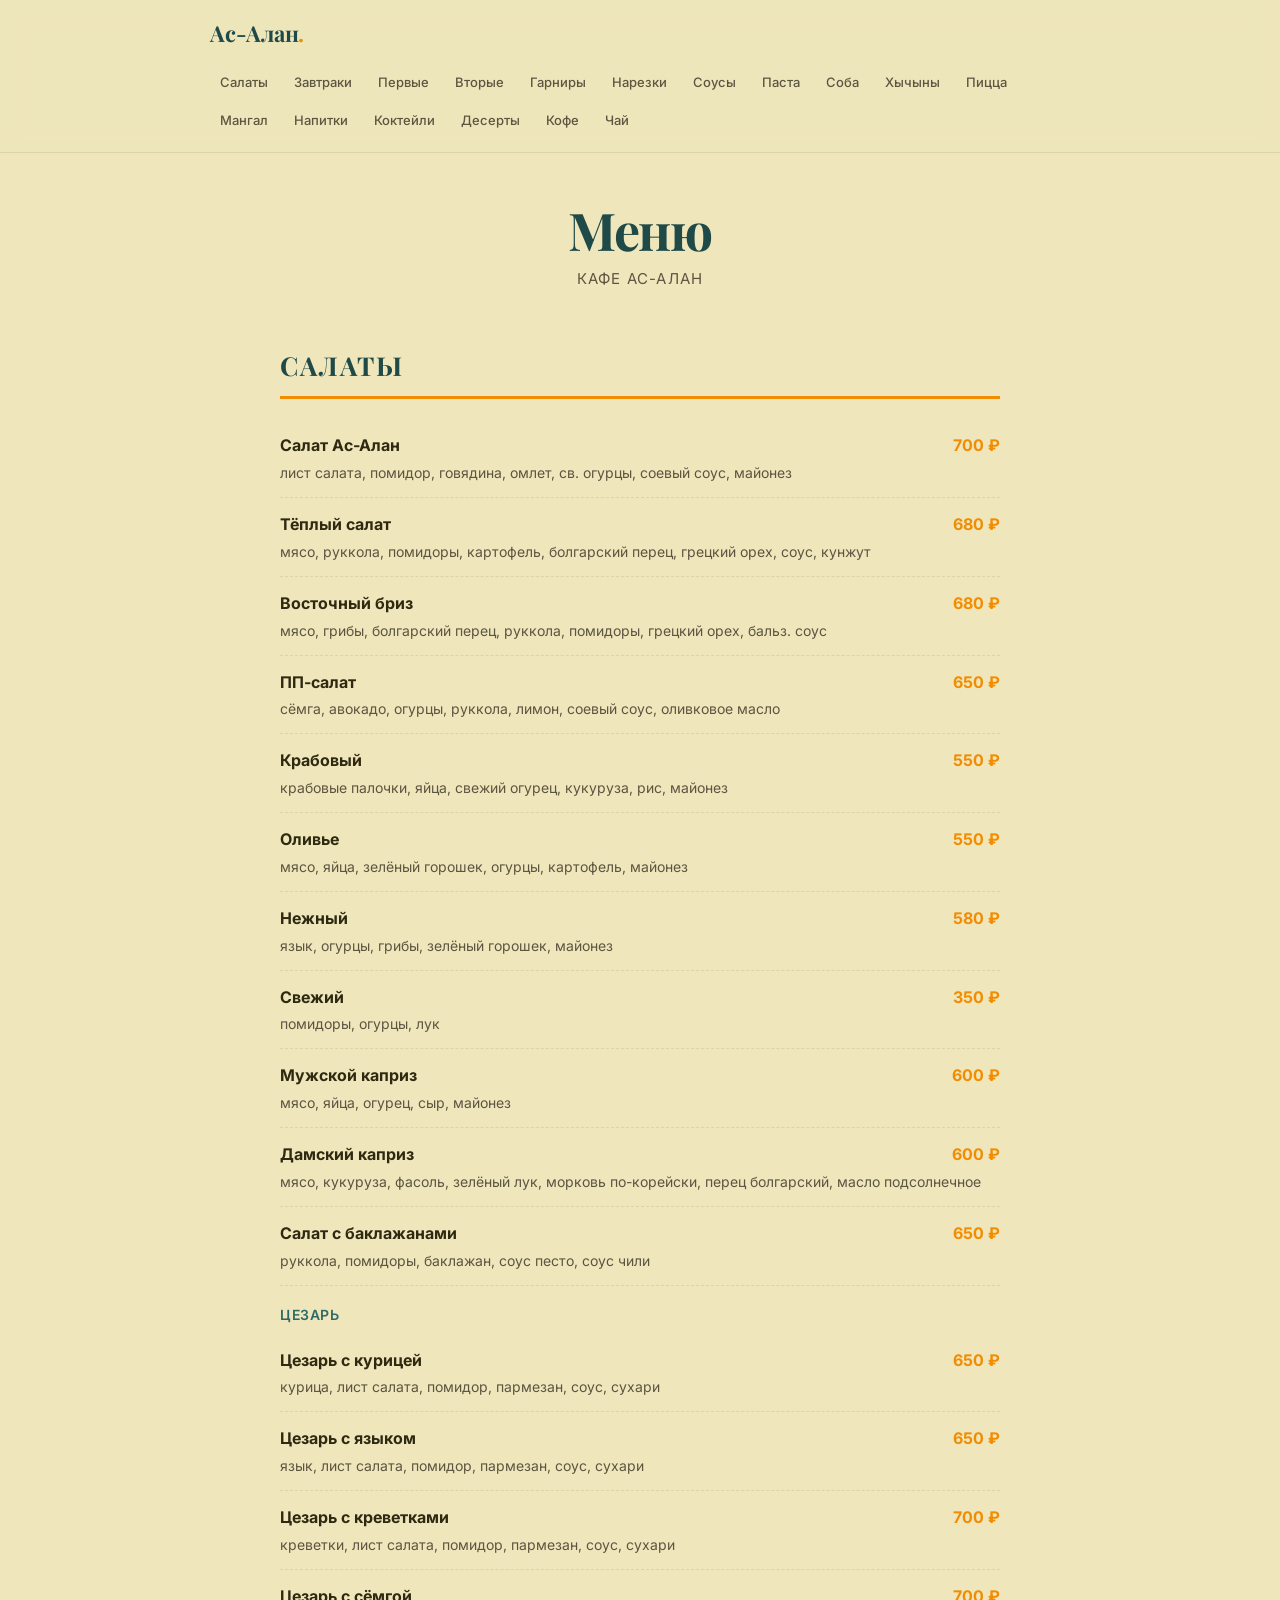
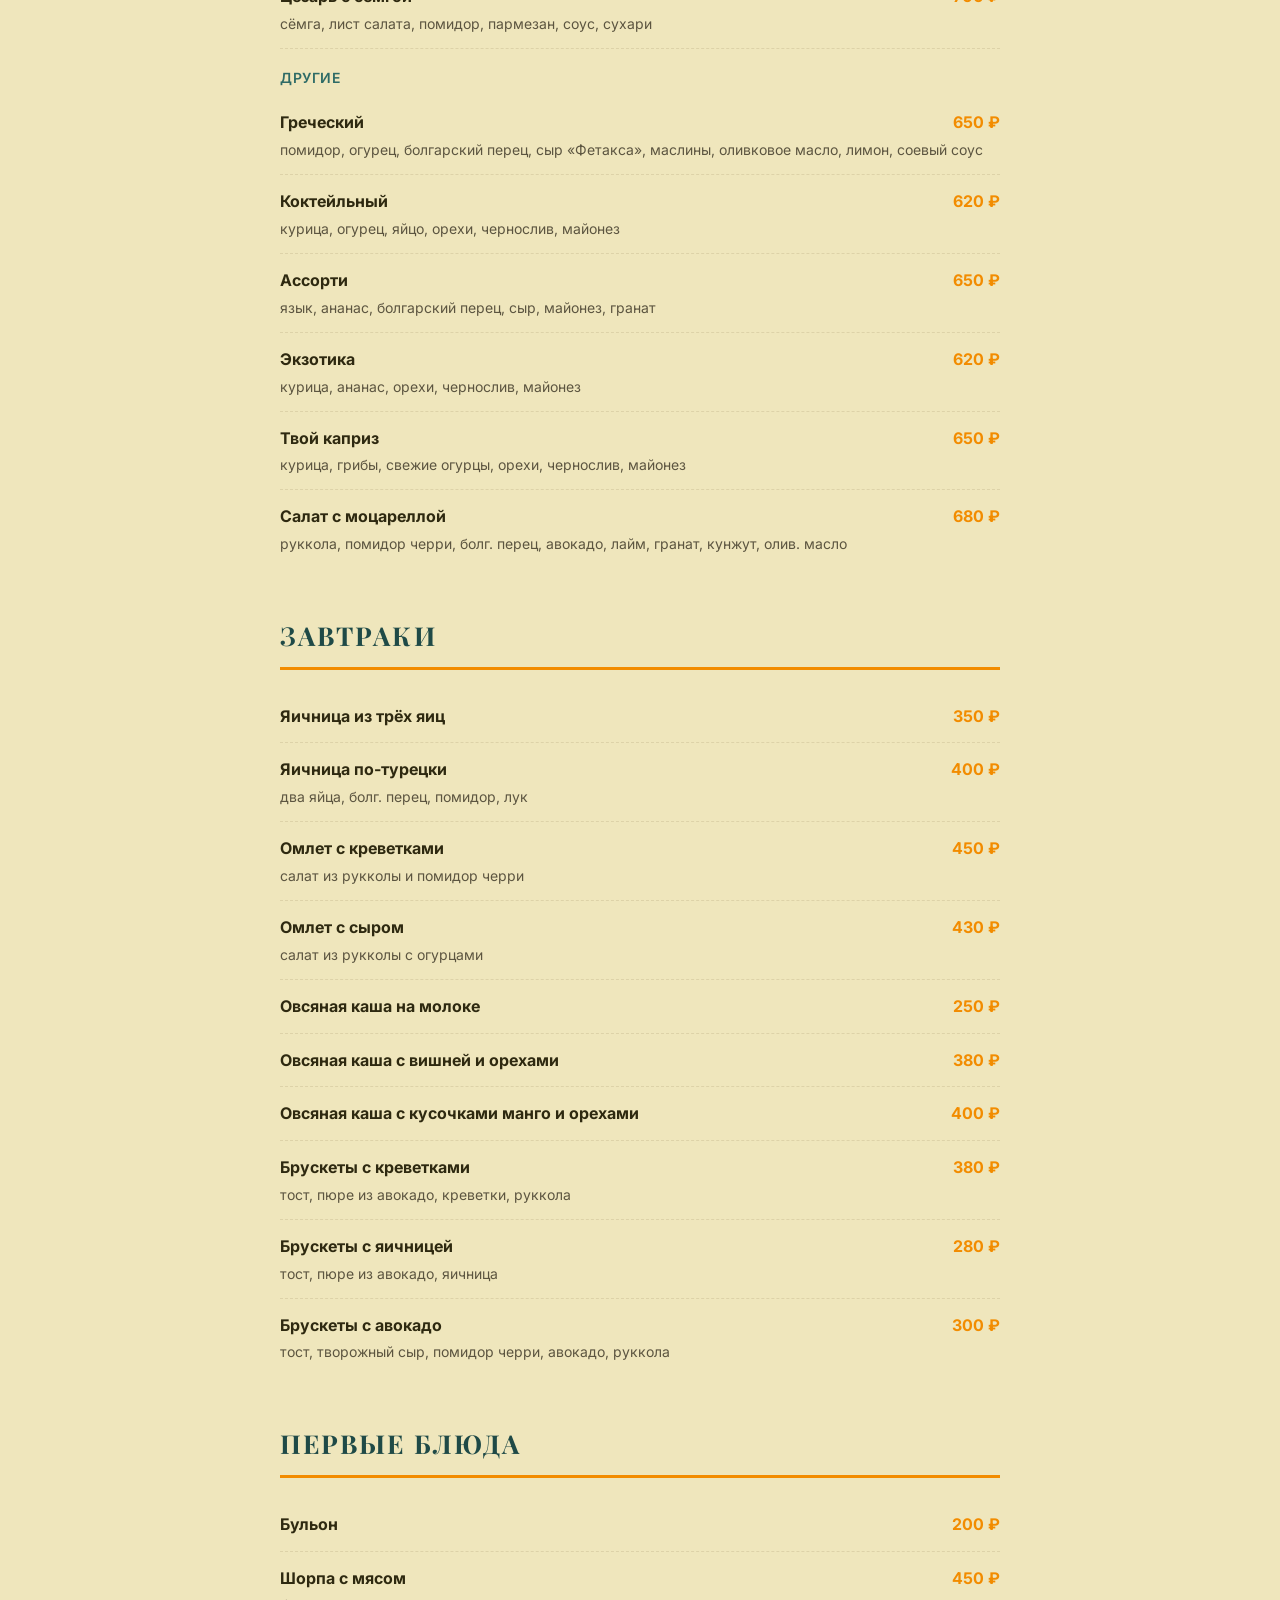
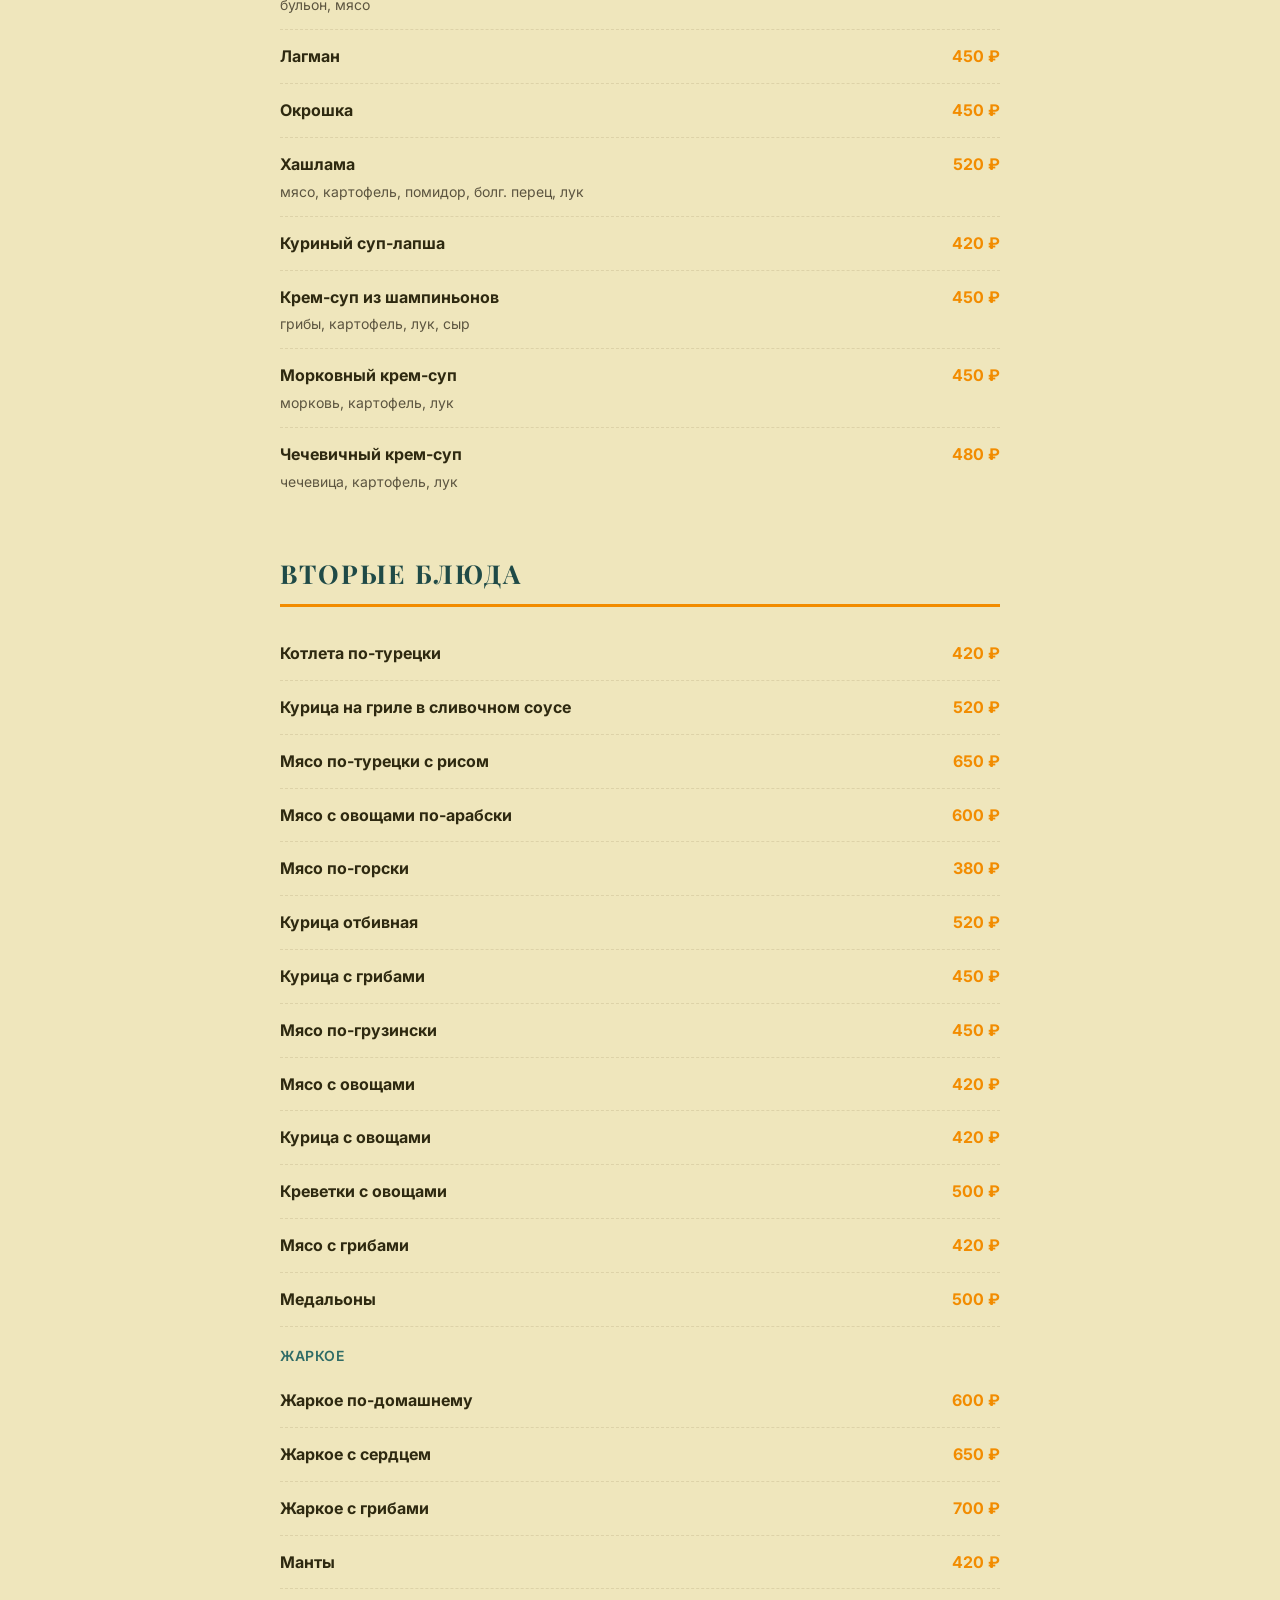
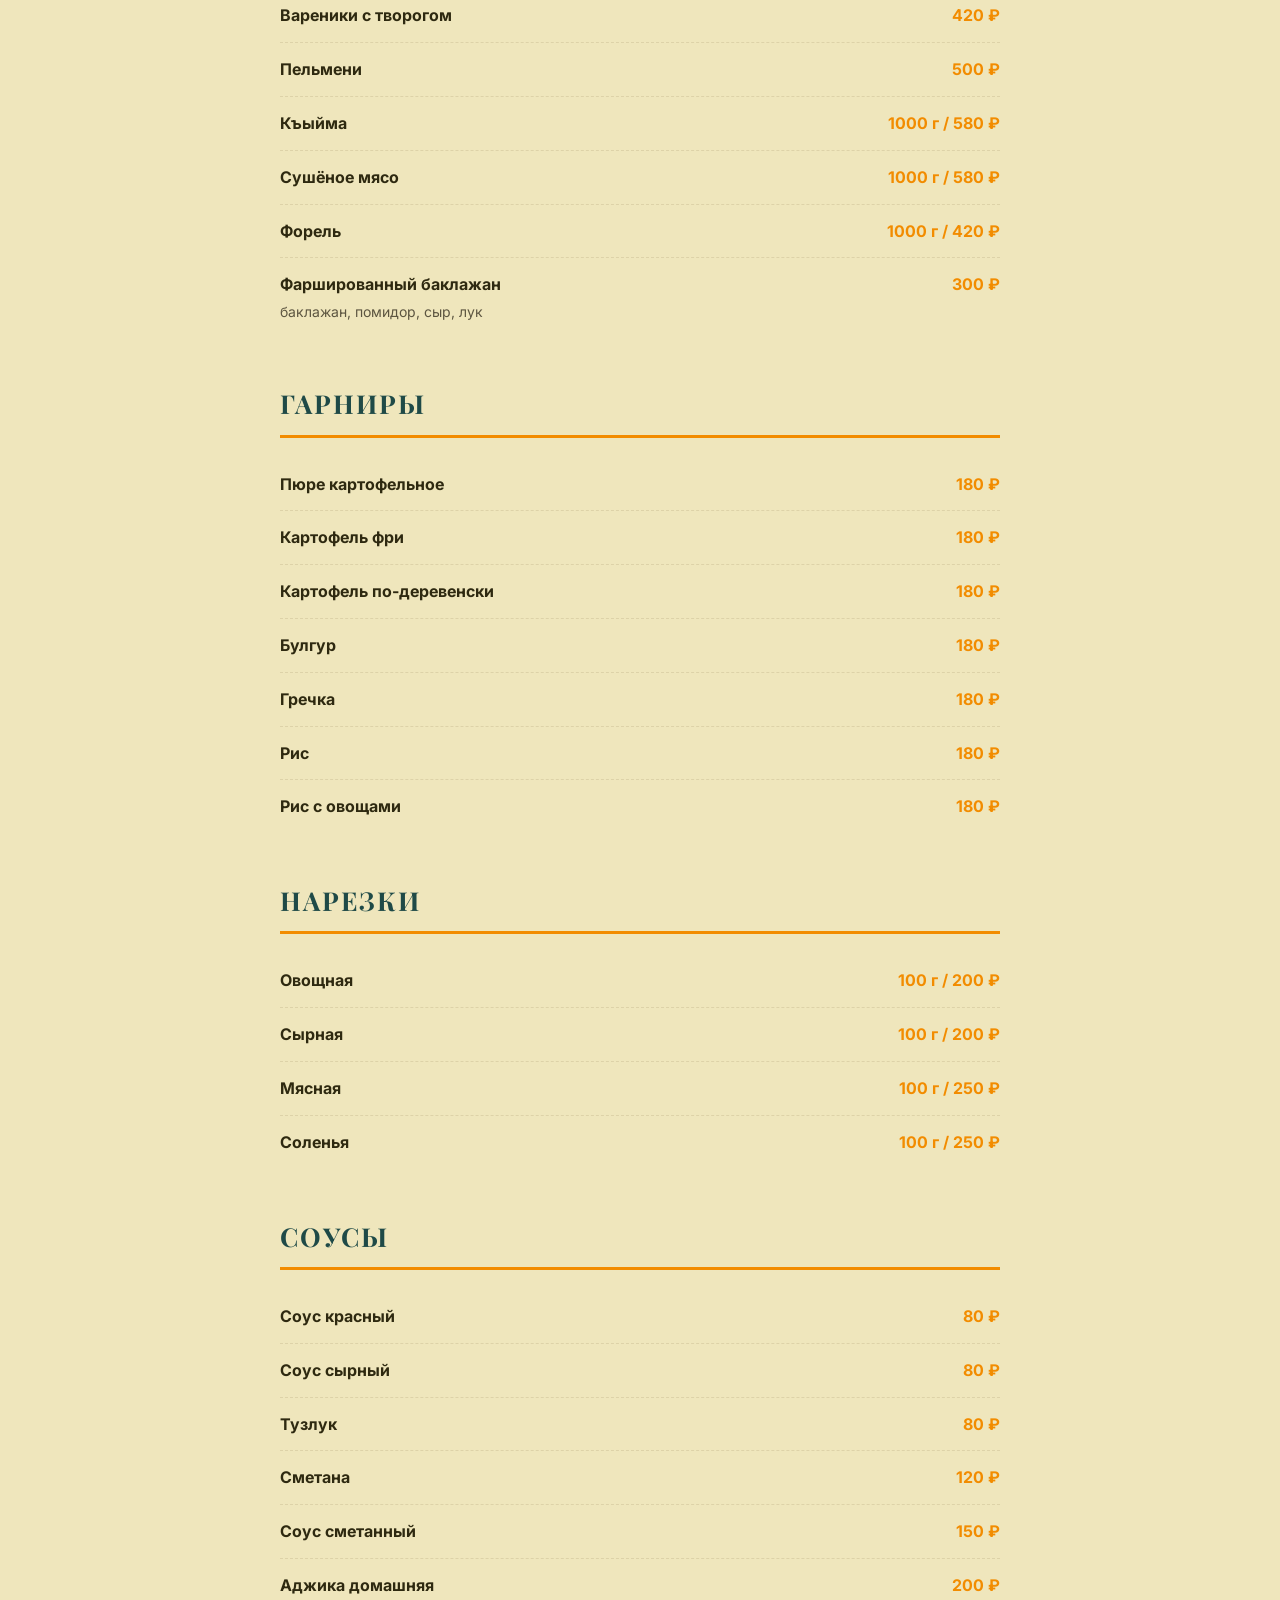
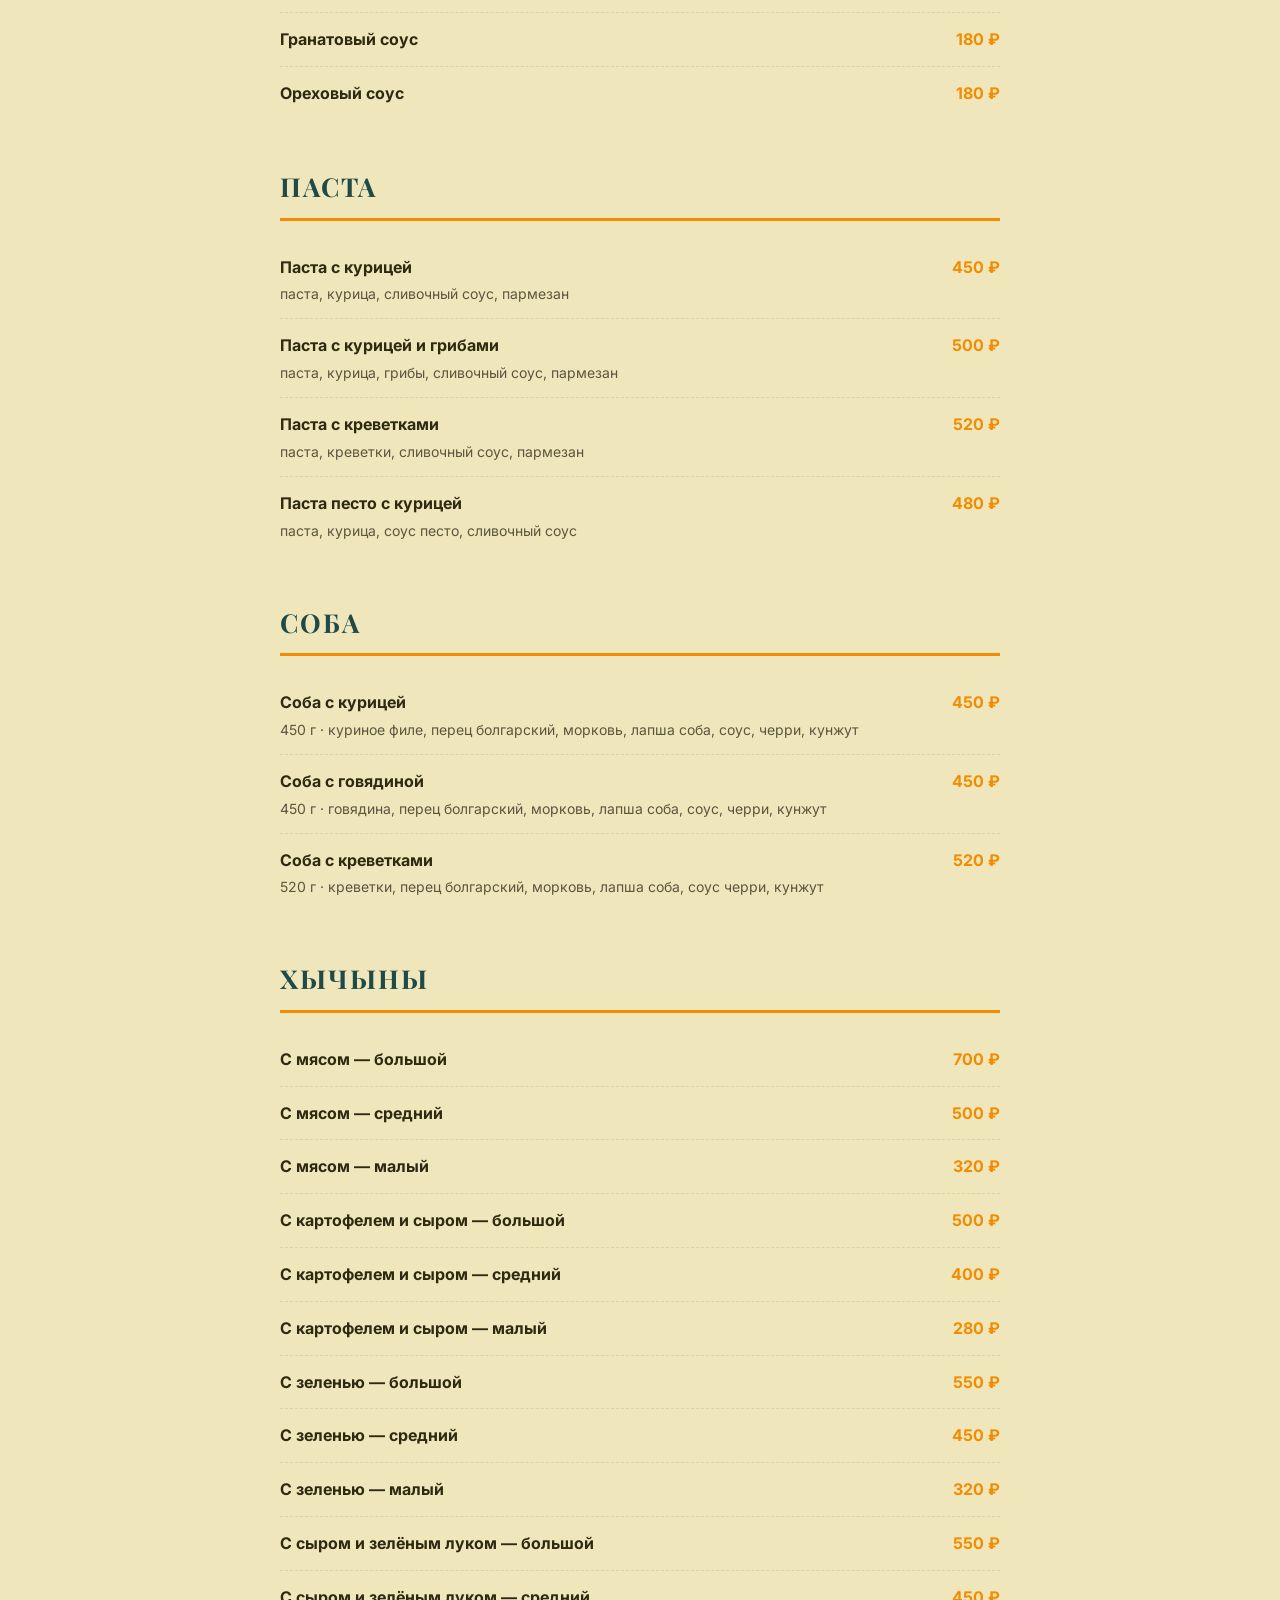
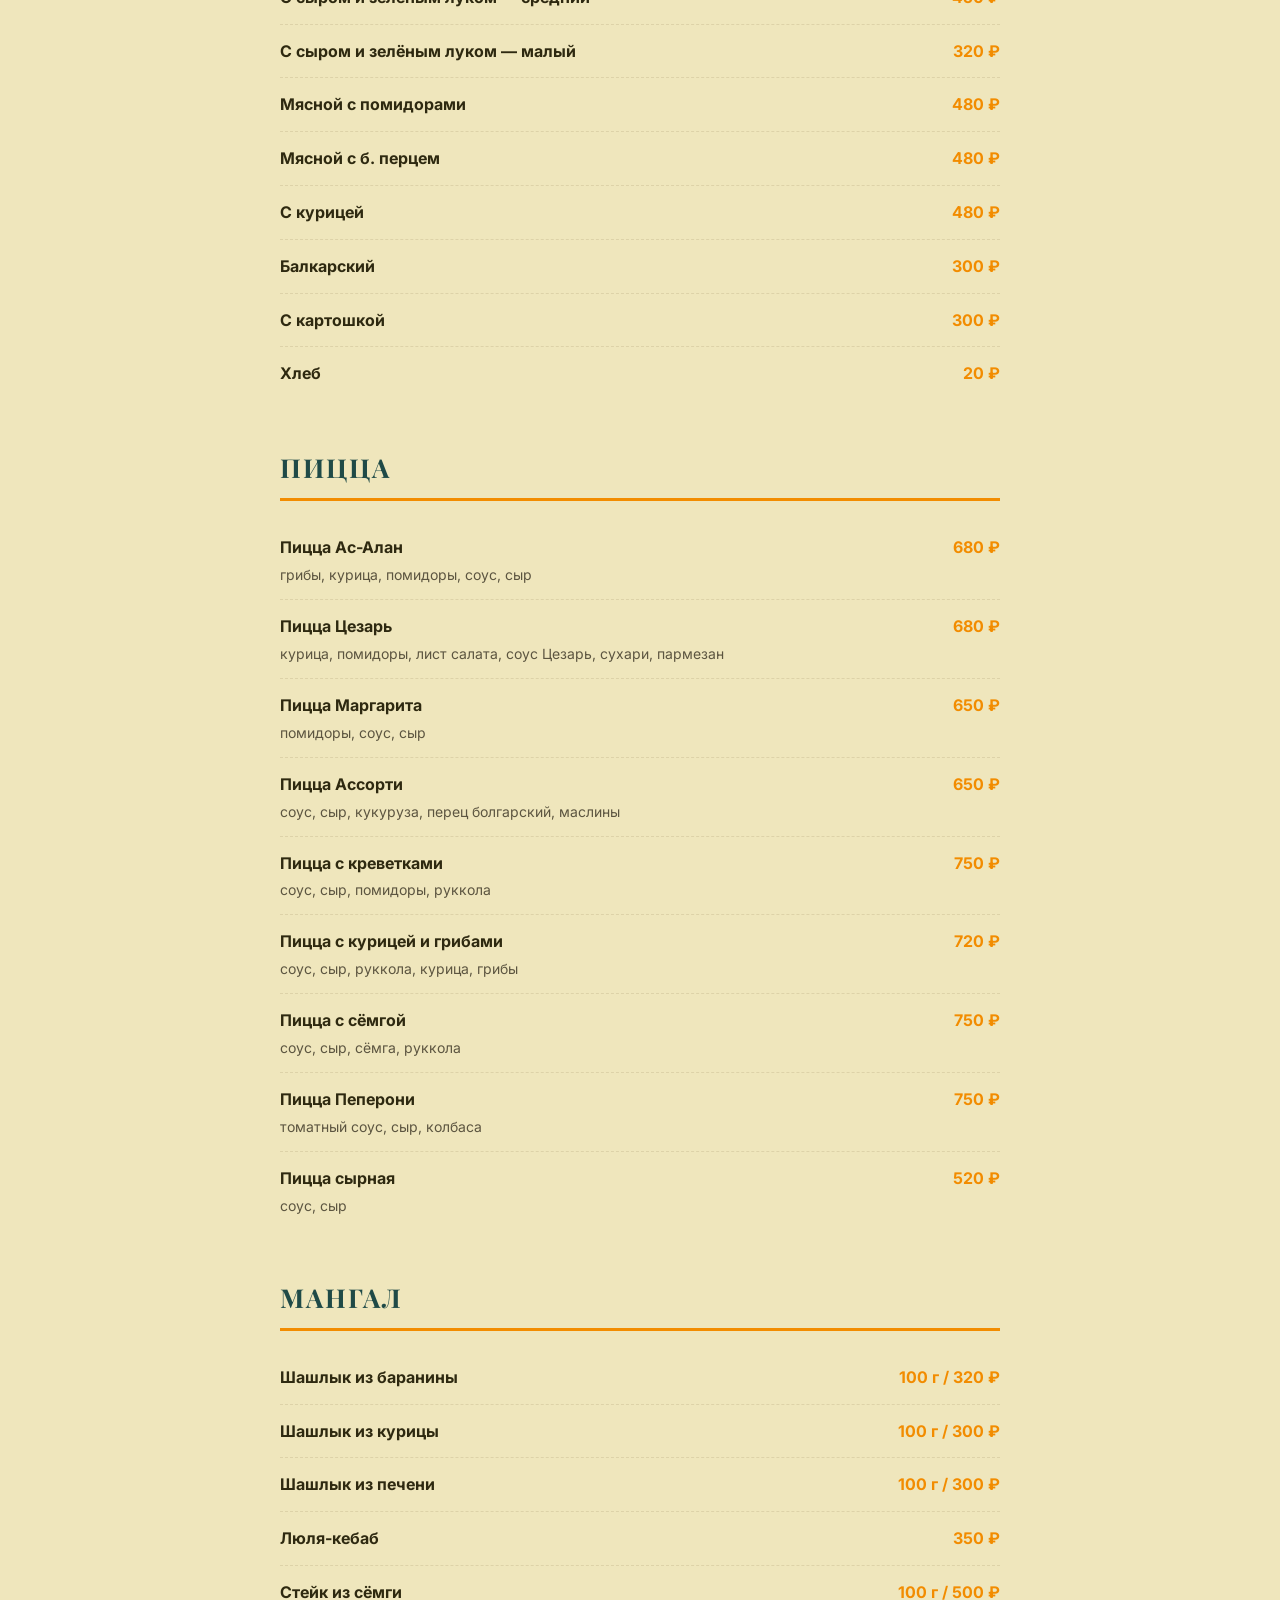
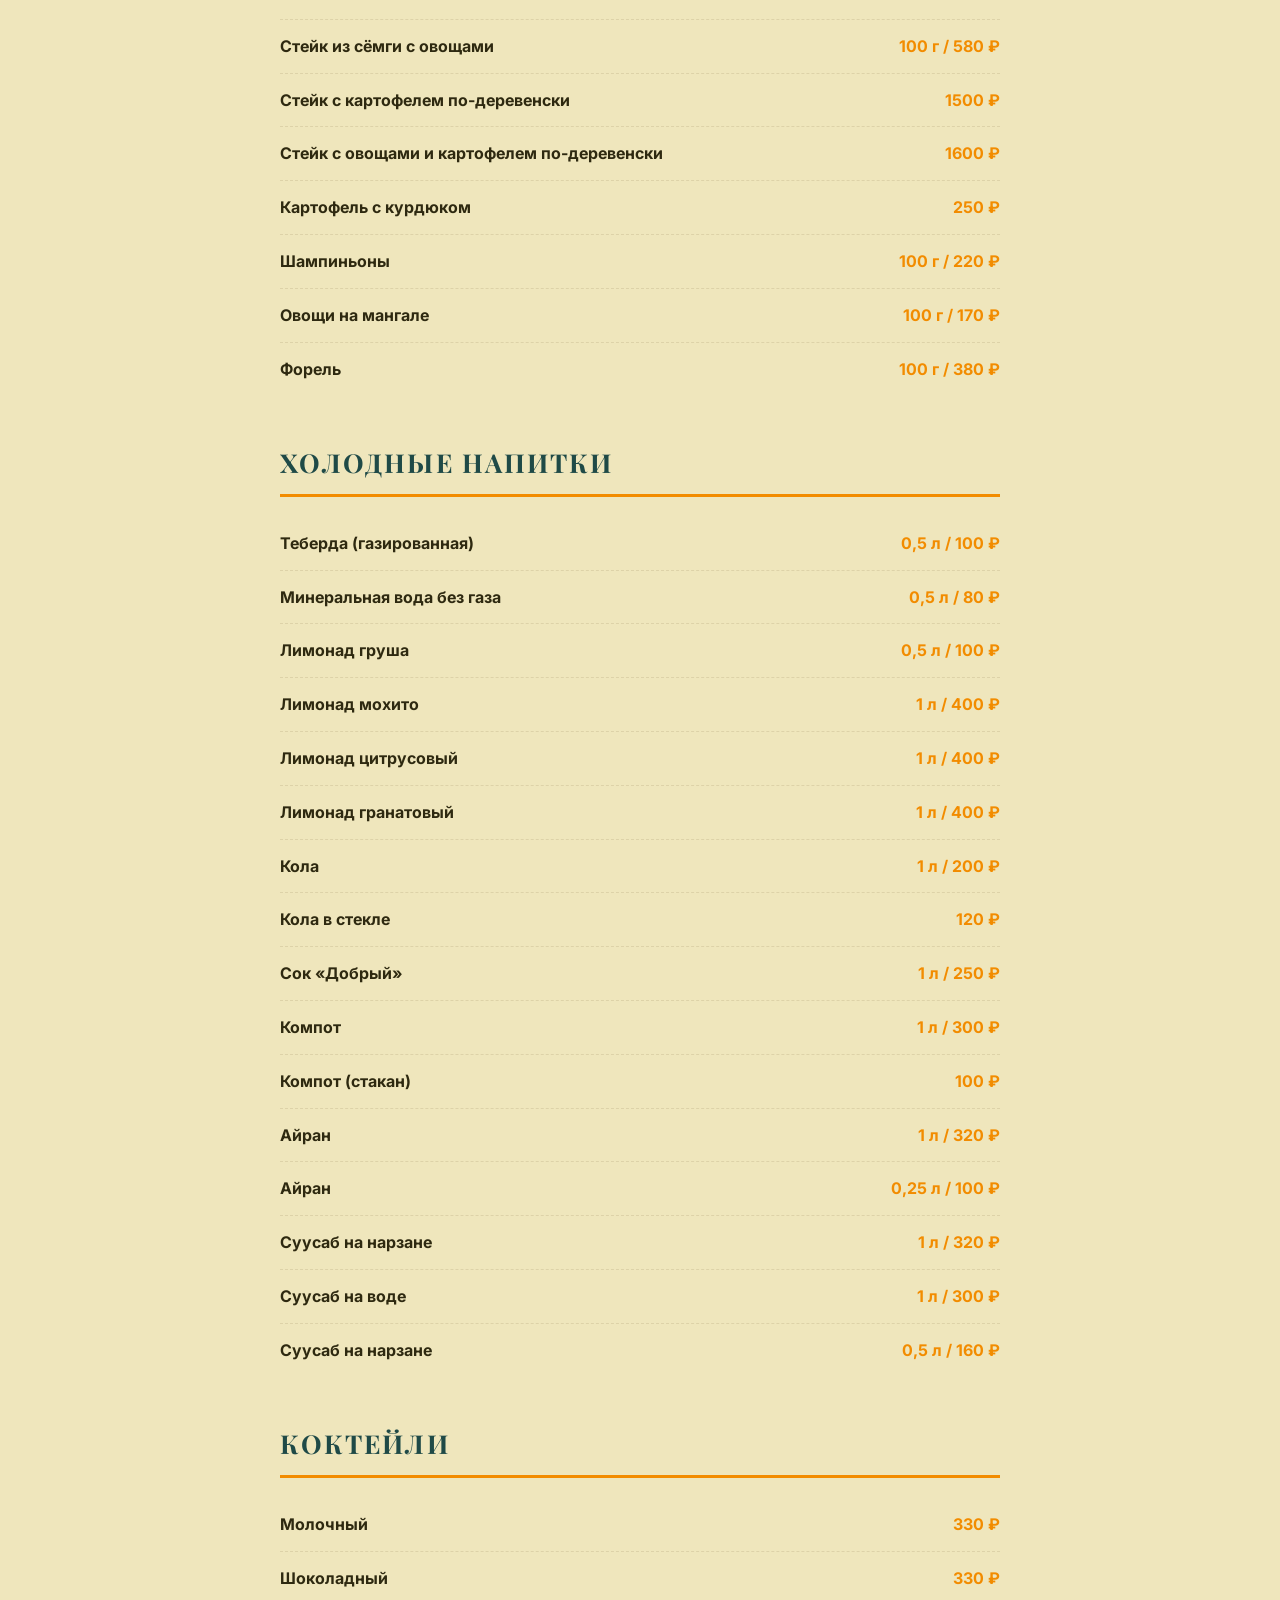
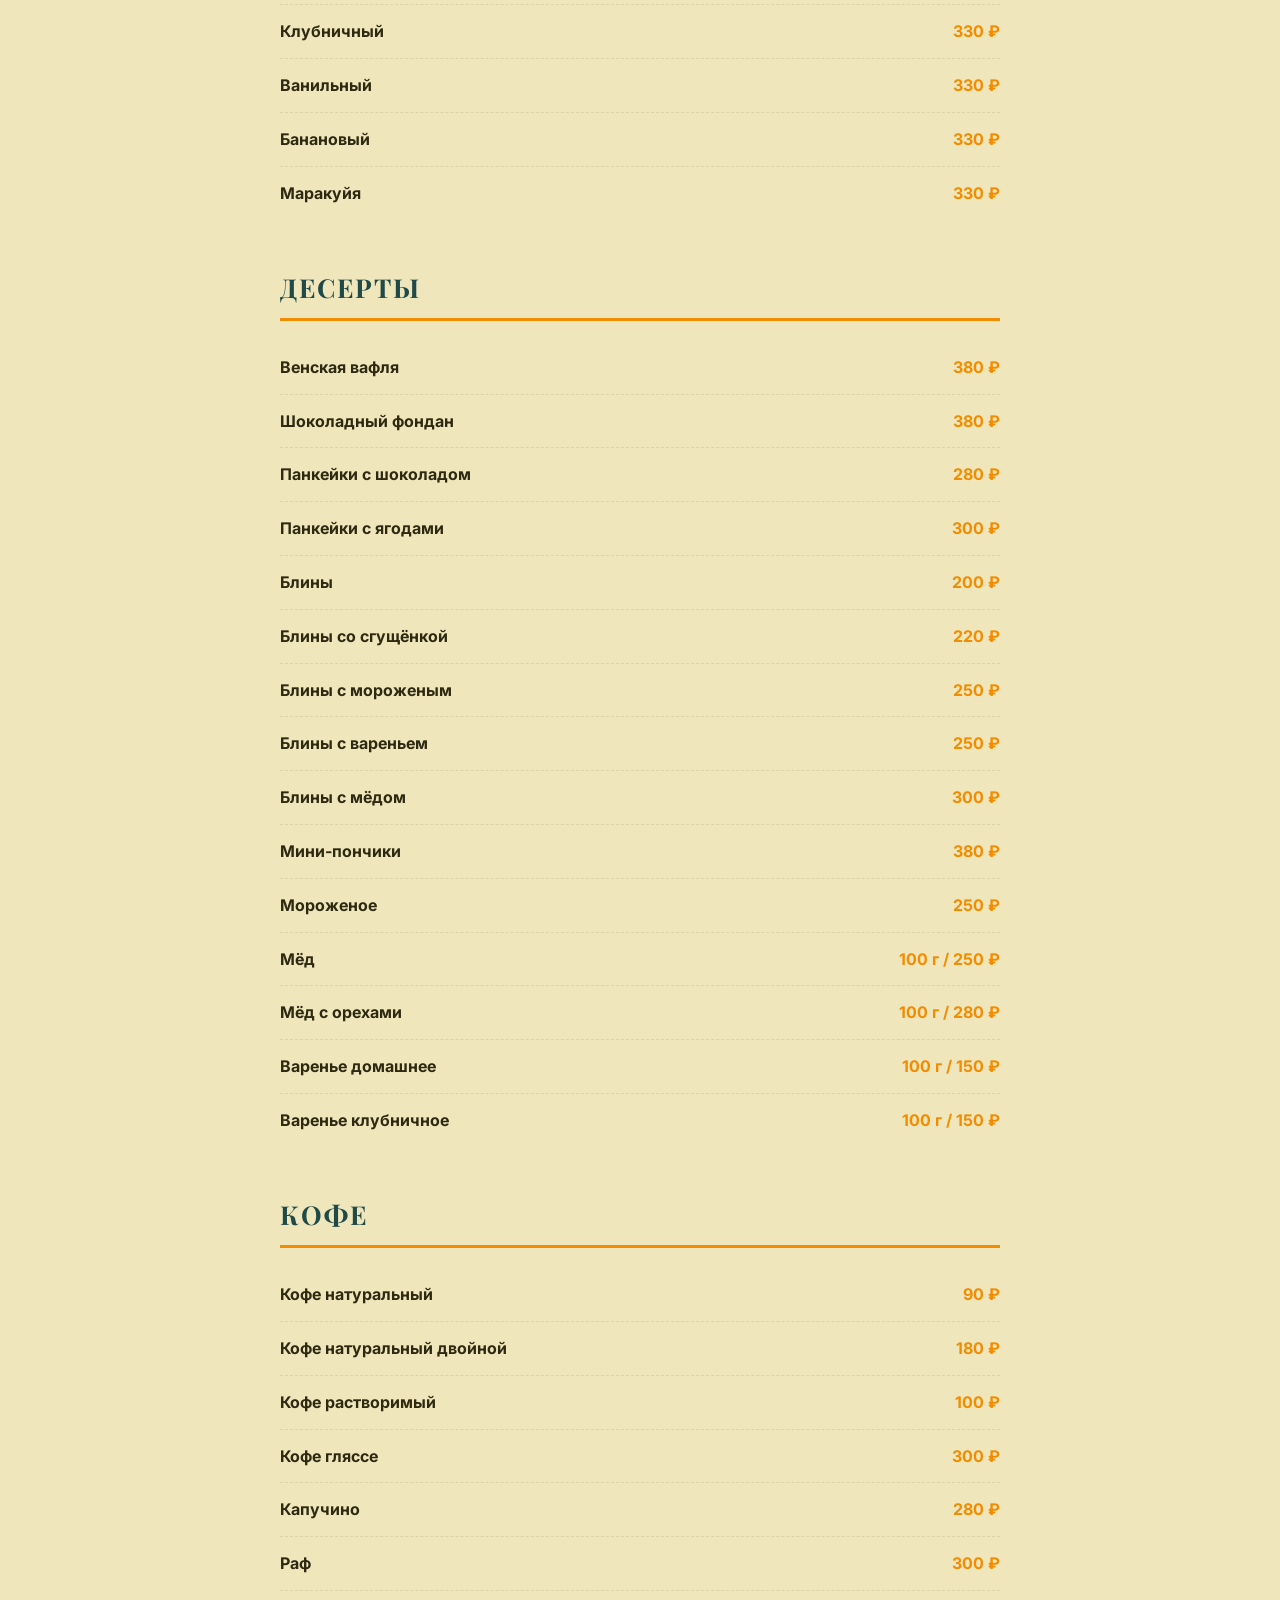
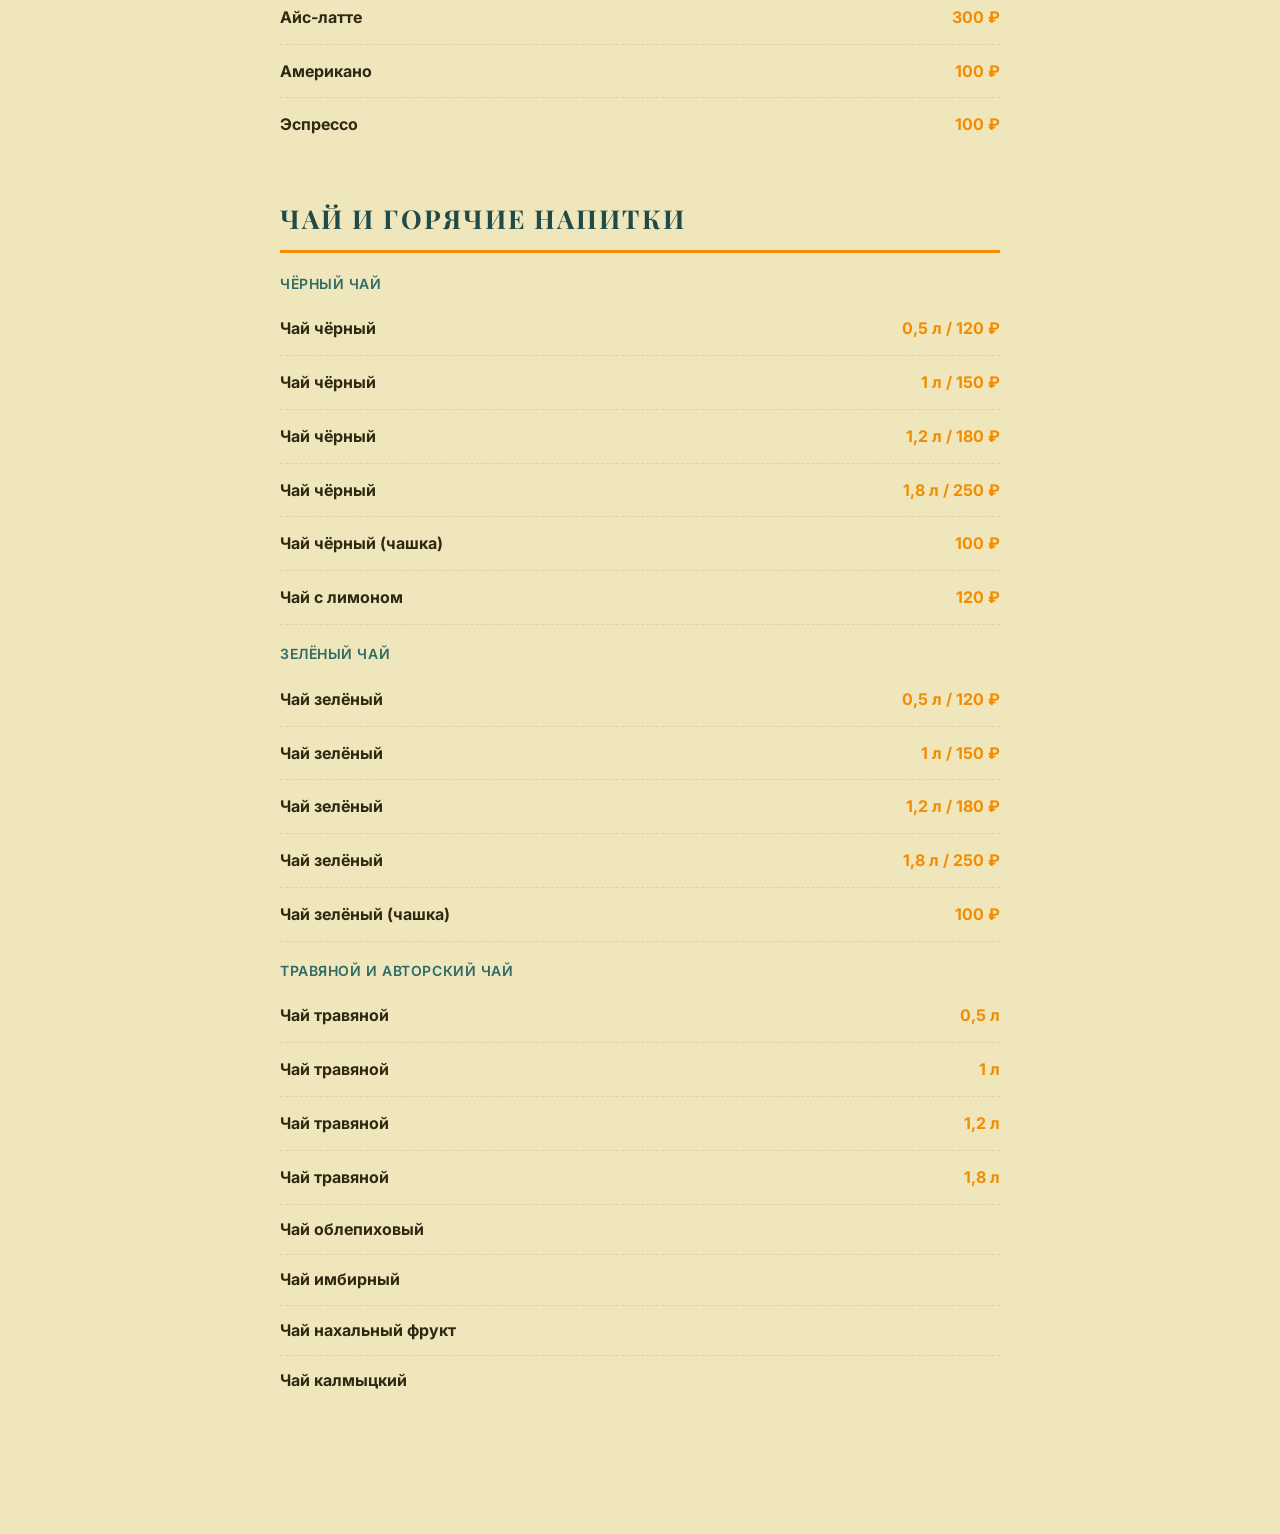
<file: menu.html>
<!DOCTYPE html>
<html lang="ru">
<head>
<meta charset="UTF-8">
<meta name="viewport" content="width=device-width, initial-scale=1.0">
<title>Меню — Кафе Ас-Алан</title>
<link rel="preconnect" href="https://fonts.googleapis.com">
<link rel="preconnect" href="https://fonts.gstatic.com" crossorigin>
<link href="https://fonts.googleapis.com/css2?family=Playfair+Display:wght@600;700&family=Inter:wght@400;500;600;700&display=swap" rel="stylesheet">
<style>
  :root {
    --cream: #EFE6BC;
    --cream-soft: #F7F1D8;
    --dark: #2E2910;
    --emerald: #1F4A47;
    --emerald-soft: #2E6B66;
    --orange: #F28C00;
    --orange-dark: #D97A00;
    --muted: #5C5540;
    --border: #DDD2A8;
    --white: #FFFFFF;
  }

  * { box-sizing: border-box; margin: 0; padding: 0; }

  html { scroll-behavior: smooth; }

  body {
    font-family: 'Inter', -apple-system, BlinkMacSystemFont, sans-serif;
    background: var(--cream);
    color: var(--dark);
    line-height: 1.55;
    -webkit-font-smoothing: antialiased;
  }

  /* ============ ШАПКА ============ */
  .header {
    position: sticky;
    top: 0;
    z-index: 100;
    background: rgba(239, 230, 188, 0.94);
    backdrop-filter: blur(10px);
    border-bottom: 1px solid var(--border);
  }

  .header__inner {
    max-width: 900px;
    margin: 0 auto;
    padding: 16px 20px;
    display: flex;
    align-items: center;
    justify-content: space-between;
    gap: 16px;
    flex-wrap: wrap;
  }

  .logo {
    font-family: 'Playfair Display', Georgia, serif;
    font-size: 22px;
    font-weight: 700;
    color: var(--emerald);
    text-decoration: none;
    letter-spacing: -0.01em;
  }

  .logo span { color: var(--orange); }

  .nav {
    display: flex;
    flex-wrap: wrap;
    gap: 6px;
  }

  .nav a {
    font-size: 13px;
    font-weight: 500;
    color: var(--muted);
    text-decoration: none;
    padding: 6px 10px;
    border-radius: 999px;
    transition: all 0.2s ease;
    white-space: nowrap;
  }

  .nav a:hover {
    background: var(--emerald);
    color: var(--cream);
  }

  /* ============ ОСНОВНОЙ БЛОК ============ */
  .menu {
    max-width: 760px;
    margin: 0 auto;
    padding: 48px 20px 80px;
  }

  .menu__title {
    font-family: 'Playfair Display', Georgia, serif;
    font-size: clamp(32px, 6vw, 52px);
    font-weight: 700;
    color: var(--emerald);
    text-align: center;
    line-height: 1.1;
    letter-spacing: -0.02em;
    margin-bottom: 8px;
  }

  .menu__subtitle {
    text-align: center;
    color: var(--muted);
    font-size: 15px;
    letter-spacing: 0.08em;
    text-transform: uppercase;
    margin-bottom: 56px;
  }

  /* ============ КАТЕГОРИЯ ============ */
  .category {
    margin-bottom: 48px;
    scroll-margin-top: 90px;
  }

  .category__title {
    font-family: 'Playfair Display', Georgia, serif;
    font-size: clamp(20px, 3.5vw, 26px);
    font-weight: 700;
    color: var(--emerald);
    text-transform: uppercase;
    letter-spacing: 0.08em;
    padding-bottom: 10px;
    border-bottom: 3px solid var(--orange);
    margin-bottom: 20px;
  }

  /* ============ БЛЮДО ============ */
  .dish {
    padding: 14px 0;
    border-bottom: 1px dashed var(--border);
  }

  .dish:last-child { border-bottom: none; }

  .dish__head {
    display: flex;
    justify-content: space-between;
    align-items: baseline;
    gap: 16px;
  }

  .dish__name {
    font-weight: 700;
    font-size: 16px;
    color: var(--dark);
    line-height: 1.35;
  }

  .dish__price {
    font-weight: 700;
    font-size: 16px;
    color: var(--orange);
    white-space: nowrap;
    flex-shrink: 0;
  }

  .dish__desc {
    font-size: 14px;
    color: var(--muted);
    margin-top: 4px;
    line-height: 1.5;
  }

  /* Подкатегория */
  .subcat {
    font-size: 14px;
    font-weight: 600;
    color: var(--emerald-soft);
    margin: 18px 0 8px;
    letter-spacing: 0.04em;
    text-transform: uppercase;
  }

  /* ============ АДАПТИВ ============ */
  @media (max-width: 600px) {
    .menu { padding: 32px 16px 60px; }
    .menu__subtitle { margin-bottom: 32px; font-size: 13px; }
    .category { margin-bottom: 32px; }
    .dish { padding: 12px 0; }
    .dish__name,
    .dish__price { font-size: 15px; }
    .dish__desc { font-size: 13px; }
  }
</style>
</head>
<body>

<header class="header">
  <div class="header__inner">
    <a href="#" class="logo">Ас-Алан<span>.</span></a>
    <nav class="nav">
      <a href="#salads">Салаты</a>
      <a href="#breakfast">Завтраки</a>
      <a href="#first">Первые</a>
      <a href="#second">Вторые</a>
      <a href="#garnish">Гарниры</a>
      <a href="#cuts">Нарезки</a>
      <a href="#sauces">Соусы</a>
      <a href="#pasta">Паста</a>
      <a href="#soba">Соба</a>
      <a href="#hychiny">Хычыны</a>
      <a href="#pizza">Пицца</a>
      <a href="#mangal">Мангал</a>
      <a href="#cold-drinks">Напитки</a>
      <a href="#cocktails">Коктейли</a>
      <a href="#desserts">Десерты</a>
      <a href="#coffee">Кофе</a>
      <a href="#tea">Чай</a>
    </nav>
  </div>
</header>

<main class="menu">

  <h1 class="menu__title">Меню</h1>
  <p class="menu__subtitle">Кафе Ас-Алан</p>

  <!-- ============ САЛАТЫ ============ -->
  <section class="category" id="salads">
    <h2 class="category__title">Салаты</h2>

    <div class="dish">
      <div class="dish__head">
        <span class="dish__name">Салат Ас-Алан</span>
        <span class="dish__price">700 ₽</span>
      </div>
      <p class="dish__desc">лист салата, помидор, говядина, омлет, св. огурцы, соевый соус, майонез</p>
    </div>

    <div class="dish">
      <div class="dish__head">
        <span class="dish__name">Тёплый салат</span>
        <span class="dish__price">680 ₽</span>
      </div>
      <p class="dish__desc">мясо, руккола, помидоры, картофель, болгарский перец, грецкий орех, соус, кунжут</p>
    </div>

    <div class="dish">
      <div class="dish__head">
        <span class="dish__name">Восточный бриз</span>
        <span class="dish__price">680 ₽</span>
      </div>
      <p class="dish__desc">мясо, грибы, болгарский перец, руккола, помидоры, грецкий орех, бальз. соус</p>
    </div>

    <div class="dish">
      <div class="dish__head">
        <span class="dish__name">ПП-салат</span>
        <span class="dish__price">650 ₽</span>
      </div>
      <p class="dish__desc">сёмга, авокадо, огурцы, руккола, лимон, соевый соус, оливковое масло</p>
    </div>

    <div class="dish">
      <div class="dish__head">
        <span class="dish__name">Крабовый</span>
        <span class="dish__price">550 ₽</span>
      </div>
      <p class="dish__desc">крабовые палочки, яйца, свежий огурец, кукуруза, рис, майонез</p>
    </div>

    <div class="dish">
      <div class="dish__head">
        <span class="dish__name">Оливье</span>
        <span class="dish__price">550 ₽</span>
      </div>
      <p class="dish__desc">мясо, яйца, зелёный горошек, огурцы, картофель, майонез</p>
    </div>

    <div class="dish">
      <div class="dish__head">
        <span class="dish__name">Нежный</span>
        <span class="dish__price">580 ₽</span>
      </div>
      <p class="dish__desc">язык, огурцы, грибы, зелёный горошек, майонез</p>
    </div>

    <div class="dish">
      <div class="dish__head">
        <span class="dish__name">Свежий</span>
        <span class="dish__price">350 ₽</span>
      </div>
      <p class="dish__desc">помидоры, огурцы, лук</p>
    </div>

    <div class="dish">
      <div class="dish__head">
        <span class="dish__name">Мужской каприз</span>
        <span class="dish__price">600 ₽</span>
      </div>
      <p class="dish__desc">мясо, яйца, огурец, сыр, майонез</p>
    </div>

    <div class="dish">
      <div class="dish__head">
        <span class="dish__name">Дамский каприз</span>
        <span class="dish__price">600 ₽</span>
      </div>
      <p class="dish__desc">мясо, кукуруза, фасоль, зелёный лук, морковь по-корейски, перец болгарский, масло подсолнечное</p>
    </div>

    <div class="dish">
      <div class="dish__head">
        <span class="dish__name">Салат с баклажанами</span>
        <span class="dish__price">650 ₽</span>
      </div>
      <p class="dish__desc">руккола, помидоры, баклажан, соус песто, соус чили</p>
    </div>

    <h3 class="subcat">Цезарь</h3>

    <div class="dish">
      <div class="dish__head">
        <span class="dish__name">Цезарь с курицей</span>
        <span class="dish__price">650 ₽</span>
      </div>
      <p class="dish__desc">курица, лист салата, помидор, пармезан, соус, сухари</p>
    </div>

    <div class="dish">
      <div class="dish__head">
        <span class="dish__name">Цезарь с языком</span>
        <span class="dish__price">650 ₽</span>
      </div>
      <p class="dish__desc">язык, лист салата, помидор, пармезан, соус, сухари</p>
    </div>

    <div class="dish">
      <div class="dish__head">
        <span class="dish__name">Цезарь с креветками</span>
        <span class="dish__price">700 ₽</span>
      </div>
      <p class="dish__desc">креветки, лист салата, помидор, пармезан, соус, сухари</p>
    </div>

    <div class="dish">
      <div class="dish__head">
        <span class="dish__name">Цезарь с сёмгой</span>
        <span class="dish__price">700 ₽</span>
      </div>
      <p class="dish__desc">сёмга, лист салата, помидор, пармезан, соус, сухари</p>
    </div>

    <h3 class="subcat">Другие</h3>

    <div class="dish">
      <div class="dish__head">
        <span class="dish__name">Греческий</span>
        <span class="dish__price">650 ₽</span>
      </div>
      <p class="dish__desc">помидор, огурец, болгарский перец, сыр «Фетакса», маслины, оливковое масло, лимон, соевый соус</p>
    </div>

    <div class="dish">
      <div class="dish__head">
        <span class="dish__name">Коктейльный</span>
        <span class="dish__price">620 ₽</span>
      </div>
      <p class="dish__desc">курица, огурец, яйцо, орехи, чернослив, майонез</p>
    </div>

    <div class="dish">
      <div class="dish__head">
        <span class="dish__name">Ассорти</span>
        <span class="dish__price">650 ₽</span>
      </div>
      <p class="dish__desc">язык, ананас, болгарский перец, сыр, майонез, гранат</p>
    </div>

    <div class="dish">
      <div class="dish__head">
        <span class="dish__name">Экзотика</span>
        <span class="dish__price">620 ₽</span>
      </div>
      <p class="dish__desc">курица, ананас, орехи, чернослив, майонез</p>
    </div>

    <div class="dish">
      <div class="dish__head">
        <span class="dish__name">Твой каприз</span>
        <span class="dish__price">650 ₽</span>
      </div>
      <p class="dish__desc">курица, грибы, свежие огурцы, орехи, чернослив, майонез</p>
    </div>

    <div class="dish">
      <div class="dish__head">
        <span class="dish__name">Салат с моцареллой</span>
        <span class="dish__price">680 ₽</span>
      </div>
      <p class="dish__desc">руккола, помидор черри, болг. перец, авокадо, лайм, гранат, кунжут, олив. масло</p>
    </div>
  </section>

  <!-- ============ ЗАВТРАКИ ============ -->
  <section class="category" id="breakfast">
    <h2 class="category__title">Завтраки</h2>

    <div class="dish">
      <div class="dish__head">
        <span class="dish__name">Яичница из трёх яиц</span>
        <span class="dish__price">350 ₽</span>
      </div>
    </div>

    <div class="dish">
      <div class="dish__head">
        <span class="dish__name">Яичница по-турецки</span>
        <span class="dish__price">400 ₽</span>
      </div>
      <p class="dish__desc">два яйца, болг. перец, помидор, лук</p>
    </div>

    <div class="dish">
      <div class="dish__head">
        <span class="dish__name">Омлет с креветками</span>
        <span class="dish__price">450 ₽</span>
      </div>
      <p class="dish__desc">салат из рукколы и помидор черри</p>
    </div>

    <div class="dish">
      <div class="dish__head">
        <span class="dish__name">Омлет с сыром</span>
        <span class="dish__price">430 ₽</span>
      </div>
      <p class="dish__desc">салат из рукколы с огурцами</p>
    </div>

    <div class="dish">
      <div class="dish__head">
        <span class="dish__name">Овсяная каша на молоке</span>
        <span class="dish__price">250 ₽</span>
      </div>
    </div>

    <div class="dish">
      <div class="dish__head">
        <span class="dish__name">Овсяная каша с вишней и орехами</span>
        <span class="dish__price">380 ₽</span>
      </div>
    </div>

    <div class="dish">
      <div class="dish__head">
        <span class="dish__name">Овсяная каша с кусочками манго и орехами</span>
        <span class="dish__price">400 ₽</span>
      </div>
    </div>

    <div class="dish">
      <div class="dish__head">
        <span class="dish__name">Брускеты с креветками</span>
        <span class="dish__price">380 ₽</span>
      </div>
      <p class="dish__desc">тост, пюре из авокадо, креветки, руккола</p>
    </div>

    <div class="dish">
      <div class="dish__head">
        <span class="dish__name">Брускеты с яичницей</span>
        <span class="dish__price">280 ₽</span>
      </div>
      <p class="dish__desc">тост, пюре из авокадо, яичница</p>
    </div>

    <div class="dish">
      <div class="dish__head">
        <span class="dish__name">Брускеты с авокадо</span>
        <span class="dish__price">300 ₽</span>
      </div>
      <p class="dish__desc">тост, творожный сыр, помидор черри, авокадо, руккола</p>
    </div>
  </section>

  <!-- ============ ПЕРВЫЕ БЛЮДА ============ -->
  <section class="category" id="first">
    <h2 class="category__title">Первые блюда</h2>

    <div class="dish">
      <div class="dish__head">
        <span class="dish__name">Бульон</span>
        <span class="dish__price">200 ₽</span>
      </div>
    </div>

    <div class="dish">
      <div class="dish__head">
        <span class="dish__name">Шорпа с мясом</span>
        <span class="dish__price">450 ₽</span>
      </div>
      <p class="dish__desc">бульон, мясо</p>
    </div>

    <div class="dish">
      <div class="dish__head">
        <span class="dish__name">Лагман</span>
        <span class="dish__price">450 ₽</span>
      </div>
    </div>

    <div class="dish">
      <div class="dish__head">
        <span class="dish__name">Окрошка</span>
        <span class="dish__price">450 ₽</span>
      </div>
    </div>

    <div class="dish">
      <div class="dish__head">
        <span class="dish__name">Хашлама</span>
        <span class="dish__price">520 ₽</span>
      </div>
      <p class="dish__desc">мясо, картофель, помидор, болг. перец, лук</p>
    </div>

    <div class="dish">
      <div class="dish__head">
        <span class="dish__name">Куриный суп-лапша</span>
        <span class="dish__price">420 ₽</span>
      </div>
    </div>

    <div class="dish">
      <div class="dish__head">
        <span class="dish__name">Крем-суп из шампиньонов</span>
        <span class="dish__price">450 ₽</span>
      </div>
      <p class="dish__desc">грибы, картофель, лук, сыр</p>
    </div>

    <div class="dish">
      <div class="dish__head">
        <span class="dish__name">Морковный крем-суп</span>
        <span class="dish__price">450 ₽</span>
      </div>
      <p class="dish__desc">морковь, картофель, лук</p>
    </div>

    <div class="dish">
      <div class="dish__head">
        <span class="dish__name">Чечевичный крем-суп</span>
        <span class="dish__price">480 ₽</span>
      </div>
      <p class="dish__desc">чечевица, картофель, лук</p>
    </div>
  </section>

  <!-- ============ ВТОРЫЕ БЛЮДА ============ -->
  <section class="category" id="second">
    <h2 class="category__title">Вторые блюда</h2>

    <div class="dish">
      <div class="dish__head">
        <span class="dish__name">Котлета по-турецки</span>
        <span class="dish__price">420 ₽</span>
      </div>
    </div>

    <div class="dish">
      <div class="dish__head">
        <span class="dish__name">Курица на гриле в сливочном соусе</span>
        <span class="dish__price">520 ₽</span>
      </div>
    </div>

    <div class="dish">
      <div class="dish__head">
        <span class="dish__name">Мясо по-турецки с рисом</span>
        <span class="dish__price">650 ₽</span>
      </div>
    </div>

    <div class="dish">
      <div class="dish__head">
        <span class="dish__name">Мясо с овощами по-арабски</span>
        <span class="dish__price">600 ₽</span>
      </div>
    </div>

    <div class="dish">
      <div class="dish__head">
        <span class="dish__name">Мясо по-горски</span>
        <span class="dish__price">380 ₽</span>
      </div>
    </div>

    <div class="dish">
      <div class="dish__head">
        <span class="dish__name">Курица отбивная</span>
        <span class="dish__price">520 ₽</span>
      </div>
    </div>

    <div class="dish">
      <div class="dish__head">
        <span class="dish__name">Курица с грибами</span>
        <span class="dish__price">450 ₽</span>
      </div>
    </div>

    <div class="dish">
      <div class="dish__head">
        <span class="dish__name">Мясо по-грузински</span>
        <span class="dish__price">450 ₽</span>
      </div>
    </div>

    <div class="dish">
      <div class="dish__head">
        <span class="dish__name">Мясо с овощами</span>
        <span class="dish__price">420 ₽</span>
      </div>
    </div>

    <div class="dish">
      <div class="dish__head">
        <span class="dish__name">Курица с овощами</span>
        <span class="dish__price">420 ₽</span>
      </div>
    </div>

    <div class="dish">
      <div class="dish__head">
        <span class="dish__name">Креветки с овощами</span>
        <span class="dish__price">500 ₽</span>
      </div>
    </div>

    <div class="dish">
      <div class="dish__head">
        <span class="dish__name">Мясо с грибами</span>
        <span class="dish__price">420 ₽</span>
      </div>
    </div>

    <div class="dish">
      <div class="dish__head">
        <span class="dish__name">Медальоны</span>
        <span class="dish__price">500 ₽</span>
      </div>
    </div>

    <h3 class="subcat">Жаркое</h3>

    <div class="dish">
      <div class="dish__head">
        <span class="dish__name">Жаркое по-домашнему</span>
        <span class="dish__price">600 ₽</span>
      </div>
    </div>

    <div class="dish">
      <div class="dish__head">
        <span class="dish__name">Жаркое с сердцем</span>
        <span class="dish__price">650 ₽</span>
      </div>
    </div>

    <div class="dish">
      <div class="dish__head">
        <span class="dish__name">Жаркое с грибами</span>
        <span class="dish__price">700 ₽</span>
      </div>
    </div>

    <div class="dish">
      <div class="dish__head">
        <span class="dish__name">Манты</span>
        <span class="dish__price">420 ₽</span>
      </div>
    </div>

    <div class="dish">
      <div class="dish__head">
        <span class="dish__name">Вареники с творогом</span>
        <span class="dish__price">420 ₽</span>
      </div>
    </div>

    <div class="dish">
      <div class="dish__head">
        <span class="dish__name">Пельмени</span>
        <span class="dish__price">500 ₽</span>
      </div>
    </div>

    <div class="dish">
      <div class="dish__head">
        <span class="dish__name">Къыйма</span>
        <span class="dish__price">1000 г / 580 ₽</span>
      </div>
    </div>

    <div class="dish">
      <div class="dish__head">
        <span class="dish__name">Сушёное мясо</span>
        <span class="dish__price">1000 г / 580 ₽</span>
      </div>
    </div>

    <div class="dish">
      <div class="dish__head">
        <span class="dish__name">Форель</span>
        <span class="dish__price">1000 г / 420 ₽</span>
      </div>
    </div>

    <div class="dish">
      <div class="dish__head">
        <span class="dish__name">Фаршированный баклажан</span>
        <span class="dish__price">300 ₽</span>
      </div>
      <p class="dish__desc">баклажан, помидор, сыр, лук</p>
    </div>
  </section>

  <!-- ============ ГАРНИРЫ ============ -->
  <section class="category" id="garnish">
    <h2 class="category__title">Гарниры</h2>

    <div class="dish">
      <div class="dish__head">
        <span class="dish__name">Пюре картофельное</span>
        <span class="dish__price">180 ₽</span>
      </div>
    </div>

    <div class="dish">
      <div class="dish__head">
        <span class="dish__name">Картофель фри</span>
        <span class="dish__price">180 ₽</span>
      </div>
    </div>

    <div class="dish">
      <div class="dish__head">
        <span class="dish__name">Картофель по-деревенски</span>
        <span class="dish__price">180 ₽</span>
      </div>
    </div>

    <div class="dish">
      <div class="dish__head">
        <span class="dish__name">Булгур</span>
        <span class="dish__price">180 ₽</span>
      </div>
    </div>

    <div class="dish">
      <div class="dish__head">
        <span class="dish__name">Гречка</span>
        <span class="dish__price">180 ₽</span>
      </div>
    </div>

    <div class="dish">
      <div class="dish__head">
        <span class="dish__name">Рис</span>
        <span class="dish__price">180 ₽</span>
      </div>
    </div>

    <div class="dish">
      <div class="dish__head">
        <span class="dish__name">Рис с овощами</span>
        <span class="dish__price">180 ₽</span>
      </div>
    </div>
  </section>

  <!-- ============ НАРЕЗКИ ============ -->
  <section class="category" id="cuts">
    <h2 class="category__title">Нарезки</h2>

    <div class="dish">
      <div class="dish__head">
        <span class="dish__name">Овощная</span>
        <span class="dish__price">100 г / 200 ₽</span>
      </div>
    </div>

    <div class="dish">
      <div class="dish__head">
        <span class="dish__name">Сырная</span>
        <span class="dish__price">100 г / 200 ₽</span>
      </div>
    </div>

    <div class="dish">
      <div class="dish__head">
        <span class="dish__name">Мясная</span>
        <span class="dish__price">100 г / 250 ₽</span>
      </div>
    </div>

    <div class="dish">
      <div class="dish__head">
        <span class="dish__name">Соленья</span>
        <span class="dish__price">100 г / 250 ₽</span>
      </div>
    </div>
  </section>

  <!-- ============ СОУСЫ ============ -->
  <section class="category" id="sauces">
    <h2 class="category__title">Соусы</h2>

    <div class="dish">
      <div class="dish__head">
        <span class="dish__name">Соус красный</span>
        <span class="dish__price">80 ₽</span>
      </div>
    </div>

    <div class="dish">
      <div class="dish__head">
        <span class="dish__name">Соус сырный</span>
        <span class="dish__price">80 ₽</span>
      </div>
    </div>

    <div class="dish">
      <div class="dish__head">
        <span class="dish__name">Тузлук</span>
        <span class="dish__price">80 ₽</span>
      </div>
    </div>

    <div class="dish">
      <div class="dish__head">
        <span class="dish__name">Сметана</span>
        <span class="dish__price">120 ₽</span>
      </div>
    </div>

    <div class="dish">
      <div class="dish__head">
        <span class="dish__name">Соус сметанный</span>
        <span class="dish__price">150 ₽</span>
      </div>
    </div>

    <div class="dish">
      <div class="dish__head">
        <span class="dish__name">Аджика домашняя</span>
        <span class="dish__price">200 ₽</span>
      </div>
    </div>

    <div class="dish">
      <div class="dish__head">
        <span class="dish__name">Гранатовый соус</span>
        <span class="dish__price">180 ₽</span>
      </div>
    </div>

    <div class="dish">
      <div class="dish__head">
        <span class="dish__name">Ореховый соус</span>
        <span class="dish__price">180 ₽</span>
      </div>
    </div>
  </section>

  <!-- ============ ПАСТА ============ -->
  <section class="category" id="pasta">
    <h2 class="category__title">Паста</h2>

    <div class="dish">
      <div class="dish__head">
        <span class="dish__name">Паста с курицей</span>
        <span class="dish__price">450 ₽</span>
      </div>
      <p class="dish__desc">паста, курица, сливочный соус, пармезан</p>
    </div>

    <div class="dish">
      <div class="dish__head">
        <span class="dish__name">Паста с курицей и грибами</span>
        <span class="dish__price">500 ₽</span>
      </div>
      <p class="dish__desc">паста, курица, грибы, сливочный соус, пармезан</p>
    </div>

    <div class="dish">
      <div class="dish__head">
        <span class="dish__name">Паста с креветками</span>
        <span class="dish__price">520 ₽</span>
      </div>
      <p class="dish__desc">паста, креветки, сливочный соус, пармезан</p>
    </div>

    <div class="dish">
      <div class="dish__head">
        <span class="dish__name">Паста песто с курицей</span>
        <span class="dish__price">480 ₽</span>
      </div>
      <p class="dish__desc">паста, курица, соус песто, сливочный соус</p>
    </div>
  </section>

  <!-- ============ СОБА ============ -->
  <section class="category" id="soba">
    <h2 class="category__title">Соба</h2>

    <div class="dish">
      <div class="dish__head">
        <span class="dish__name">Соба с курицей</span>
        <span class="dish__price">450 ₽</span>
      </div>
      <p class="dish__desc">450 г · куриное филе, перец болгарский, морковь, лапша соба, соус, черри, кунжут</p>
    </div>

    <div class="dish">
      <div class="dish__head">
        <span class="dish__name">Соба с говядиной</span>
        <span class="dish__price">450 ₽</span>
      </div>
      <p class="dish__desc">450 г · говядина, перец болгарский, морковь, лапша соба, соус, черри, кунжут</p>
    </div>

    <div class="dish">
      <div class="dish__head">
        <span class="dish__name">Соба с креветками</span>
        <span class="dish__price">520 ₽</span>
      </div>
      <p class="dish__desc">520 г · креветки, перец болгарский, морковь, лапша соба, соус черри, кунжут</p>
    </div>
  </section>

  <!-- ============ ХЫЧЫНЫ ============ -->
  <section class="category" id="hychiny">
    <h2 class="category__title">Хычыны</h2>

    <div class="dish">
      <div class="dish__head">
        <span class="dish__name">С мясом — большой</span>
        <span class="dish__price">700 ₽</span>
      </div>
    </div>

    <div class="dish">
      <div class="dish__head">
        <span class="dish__name">С мясом — средний</span>
        <span class="dish__price">500 ₽</span>
      </div>
    </div>

    <div class="dish">
      <div class="dish__head">
        <span class="dish__name">С мясом — малый</span>
        <span class="dish__price">320 ₽</span>
      </div>
    </div>

    <div class="dish">
      <div class="dish__head">
        <span class="dish__name">С картофелем и сыром — большой</span>
        <span class="dish__price">500 ₽</span>
      </div>
    </div>

    <div class="dish">
      <div class="dish__head">
        <span class="dish__name">С картофелем и сыром — средний</span>
        <span class="dish__price">400 ₽</span>
      </div>
    </div>

    <div class="dish">
      <div class="dish__head">
        <span class="dish__name">С картофелем и сыром — малый</span>
        <span class="dish__price">280 ₽</span>
      </div>
    </div>

    <div class="dish">
      <div class="dish__head">
        <span class="dish__name">С зеленью — большой</span>
        <span class="dish__price">550 ₽</span>
      </div>
    </div>

    <div class="dish">
      <div class="dish__head">
        <span class="dish__name">С зеленью — средний</span>
        <span class="dish__price">450 ₽</span>
      </div>
    </div>

    <div class="dish">
      <div class="dish__head">
        <span class="dish__name">С зеленью — малый</span>
        <span class="dish__price">320 ₽</span>
      </div>
    </div>

    <div class="dish">
      <div class="dish__head">
        <span class="dish__name">С сыром и зелёным луком — большой</span>
        <span class="dish__price">550 ₽</span>
      </div>
    </div>

    <div class="dish">
      <div class="dish__head">
        <span class="dish__name">С сыром и зелёным луком — средний</span>
        <span class="dish__price">450 ₽</span>
      </div>
    </div>

    <div class="dish">
      <div class="dish__head">
        <span class="dish__name">С сыром и зелёным луком — малый</span>
        <span class="dish__price">320 ₽</span>
      </div>
    </div>

    <div class="dish">
      <div class="dish__head">
        <span class="dish__name">Мясной с помидорами</span>
        <span class="dish__price">480 ₽</span>
      </div>
    </div>

    <div class="dish">
      <div class="dish__head">
        <span class="dish__name">Мясной с б. перцем</span>
        <span class="dish__price">480 ₽</span>
      </div>
    </div>

    <div class="dish">
      <div class="dish__head">
        <span class="dish__name">С курицей</span>
        <span class="dish__price">480 ₽</span>
      </div>
    </div>

    <div class="dish">
      <div class="dish__head">
        <span class="dish__name">Балкарский</span>
        <span class="dish__price">300 ₽</span>
      </div>
    </div>

    <div class="dish">
      <div class="dish__head">
        <span class="dish__name">С картошкой</span>
        <span class="dish__price">300 ₽</span>
      </div>
    </div>

    <div class="dish">
      <div class="dish__head">
        <span class="dish__name">Хлеб</span>
        <span class="dish__price">20 ₽</span>
      </div>
    </div>
  </section>

  <!-- ============ ПИЦЦА ============ -->
  <section class="category" id="pizza">
    <h2 class="category__title">Пицца</h2>

    <div class="dish">
      <div class="dish__head">
        <span class="dish__name">Пицца Ас-Алан</span>
        <span class="dish__price">680 ₽</span>
      </div>
      <p class="dish__desc">грибы, курица, помидоры, соус, сыр</p>
    </div>

    <div class="dish">
      <div class="dish__head">
        <span class="dish__name">Пицца Цезарь</span>
        <span class="dish__price">680 ₽</span>
      </div>
      <p class="dish__desc">курица, помидоры, лист салата, соус Цезарь, сухари, пармезан</p>
    </div>

    <div class="dish">
      <div class="dish__head">
        <span class="dish__name">Пицца Маргарита</span>
        <span class="dish__price">650 ₽</span>
      </div>
      <p class="dish__desc">помидоры, соус, сыр</p>
    </div>

    <div class="dish">
      <div class="dish__head">
        <span class="dish__name">Пицца Ассорти</span>
        <span class="dish__price">650 ₽</span>
      </div>
      <p class="dish__desc">соус, сыр, кукуруза, перец болгарский, маслины</p>
    </div>

    <div class="dish">
      <div class="dish__head">
        <span class="dish__name">Пицца с креветками</span>
        <span class="dish__price">750 ₽</span>
      </div>
      <p class="dish__desc">соус, сыр, помидоры, руккола</p>
    </div>

    <div class="dish">
      <div class="dish__head">
        <span class="dish__name">Пицца с курицей и грибами</span>
        <span class="dish__price">720 ₽</span>
      </div>
      <p class="dish__desc">соус, сыр, руккола, курица, грибы</p>
    </div>

    <div class="dish">
      <div class="dish__head">
        <span class="dish__name">Пицца с сёмгой</span>
        <span class="dish__price">750 ₽</span>
      </div>
      <p class="dish__desc">соус, сыр, сёмга, руккола</p>
    </div>

    <div class="dish">
      <div class="dish__head">
        <span class="dish__name">Пицца Пеперони</span>
        <span class="dish__price">750 ₽</span>
      </div>
      <p class="dish__desc">томатный соус, сыр, колбаса</p>
    </div>

    <div class="dish">
      <div class="dish__head">
        <span class="dish__name">Пицца сырная</span>
        <span class="dish__price">520 ₽</span>
      </div>
      <p class="dish__desc">соус, сыр</p>
    </div>
  </section>

  <!-- ============ МАНГАЛ ============ -->
  <section class="category" id="mangal">
    <h2 class="category__title">Мангал</h2>

    <div class="dish">
      <div class="dish__head">
        <span class="dish__name">Шашлык из баранины</span>
        <span class="dish__price">100 г / 320 ₽</span>
      </div>
    </div>

    <div class="dish">
      <div class="dish__head">
        <span class="dish__name">Шашлык из курицы</span>
        <span class="dish__price">100 г / 300 ₽</span>
      </div>
    </div>

    <div class="dish">
      <div class="dish__head">
        <span class="dish__name">Шашлык из печени</span>
        <span class="dish__price">100 г / 300 ₽</span>
      </div>
    </div>

    <div class="dish">
      <div class="dish__head">
        <span class="dish__name">Люля-кебаб</span>
        <span class="dish__price">350 ₽</span>
      </div>
    </div>

    <div class="dish">
      <div class="dish__head">
        <span class="dish__name">Стейк из сёмги</span>
        <span class="dish__price">100 г / 500 ₽</span>
      </div>
    </div>

    <div class="dish">
      <div class="dish__head">
        <span class="dish__name">Стейк из сёмги с овощами</span>
        <span class="dish__price">100 г / 580 ₽</span>
      </div>
    </div>

    <div class="dish">
      <div class="dish__head">
        <span class="dish__name">Стейк с картофелем по-деревенски</span>
        <span class="dish__price">1500 ₽</span>
      </div>
    </div>

    <div class="dish">
      <div class="dish__head">
        <span class="dish__name">Стейк с овощами и картофелем по-деревенски</span>
        <span class="dish__price">1600 ₽</span>
      </div>
    </div>

    <div class="dish">
      <div class="dish__head">
        <span class="dish__name">Картофель с курдюком</span>
        <span class="dish__price">250 ₽</span>
      </div>
    </div>

    <div class="dish">
      <div class="dish__head">
        <span class="dish__name">Шампиньоны</span>
        <span class="dish__price">100 г / 220 ₽</span>
      </div>
    </div>

    <div class="dish">
      <div class="dish__head">
        <span class="dish__name">Овощи на мангале</span>
        <span class="dish__price">100 г / 170 ₽</span>
      </div>
    </div>

    <div class="dish">
      <div class="dish__head">
        <span class="dish__name">Форель</span>
        <span class="dish__price">100 г / 380 ₽</span>
      </div>
    </div>
  </section>

  <!-- ============ ХОЛОДНЫЕ НАПИТКИ ============ -->
  <section class="category" id="cold-drinks">
    <h2 class="category__title">Холодные напитки</h2>

    <div class="dish">
      <div class="dish__head">
        <span class="dish__name">Теберда (газированная)</span>
        <span class="dish__price">0,5 л / 100 ₽</span>
      </div>
    </div>

    <div class="dish">
      <div class="dish__head">
        <span class="dish__name">Минеральная вода без газа</span>
        <span class="dish__price">0,5 л / 80 ₽</span>
      </div>
    </div>

    <div class="dish">
      <div class="dish__head">
        <span class="dish__name">Лимонад груша</span>
        <span class="dish__price">0,5 л / 100 ₽</span>
      </div>
    </div>

    <div class="dish">
      <div class="dish__head">
        <span class="dish__name">Лимонад мохито</span>
        <span class="dish__price">1 л / 400 ₽</span>
      </div>
    </div>

    <div class="dish">
      <div class="dish__head">
        <span class="dish__name">Лимонад цитрусовый</span>
        <span class="dish__price">1 л / 400 ₽</span>
      </div>
    </div>

    <div class="dish">
      <div class="dish__head">
        <span class="dish__name">Лимонад гранатовый</span>
        <span class="dish__price">1 л / 400 ₽</span>
      </div>
    </div>

    <div class="dish">
      <div class="dish__head">
        <span class="dish__name">Кола</span>
        <span class="dish__price">1 л / 200 ₽</span>
      </div>
    </div>

    <div class="dish">
      <div class="dish__head">
        <span class="dish__name">Кола в стекле</span>
        <span class="dish__price">120 ₽</span>
      </div>
    </div>

    <div class="dish">
      <div class="dish__head">
        <span class="dish__name">Сок «Добрый»</span>
        <span class="dish__price">1 л / 250 ₽</span>
      </div>
    </div>

    <div class="dish">
      <div class="dish__head">
        <span class="dish__name">Компот</span>
        <span class="dish__price">1 л / 300 ₽</span>
      </div>
    </div>

    <div class="dish">
      <div class="dish__head">
        <span class="dish__name">Компот (стакан)</span>
        <span class="dish__price">100 ₽</span>
      </div>
    </div>

    <div class="dish">
      <div class="dish__head">
        <span class="dish__name">Айран</span>
        <span class="dish__price">1 л / 320 ₽</span>
      </div>
    </div>

    <div class="dish">
      <div class="dish__head">
        <span class="dish__name">Айран</span>
        <span class="dish__price">0,25 л / 100 ₽</span>
      </div>
    </div>

    <div class="dish">
      <div class="dish__head">
        <span class="dish__name">Суусаб на нарзане</span>
        <span class="dish__price">1 л / 320 ₽</span>
      </div>
    </div>

    <div class="dish">
      <div class="dish__head">
        <span class="dish__name">Суусаб на воде</span>
        <span class="dish__price">1 л / 300 ₽</span>
      </div>
    </div>

    <div class="dish">
      <div class="dish__head">
        <span class="dish__name">Суусаб на нарзане</span>
        <span class="dish__price">0,5 л / 160 ₽</span>
      </div>
    </div>
  </section>

  <!-- ============ КОКТЕЙЛИ ============ -->
  <section class="category" id="cocktails">
    <h2 class="category__title">Коктейли</h2>

    <div class="dish">
      <div class="dish__head">
        <span class="dish__name">Молочный</span>
        <span class="dish__price">330 ₽</span>
      </div>
    </div>

    <div class="dish">
      <div class="dish__head">
        <span class="dish__name">Шоколадный</span>
        <span class="dish__price">330 ₽</span>
      </div>
    </div>

    <div class="dish">
      <div class="dish__head">
        <span class="dish__name">Клубничный</span>
        <span class="dish__price">330 ₽</span>
      </div>
    </div>

    <div class="dish">
      <div class="dish__head">
        <span class="dish__name">Ванильный</span>
        <span class="dish__price">330 ₽</span>
      </div>
    </div>

    <div class="dish">
      <div class="dish__head">
        <span class="dish__name">Банановый</span>
        <span class="dish__price">330 ₽</span>
      </div>
    </div>

    <div class="dish">
      <div class="dish__head">
        <span class="dish__name">Маракуйя</span>
        <span class="dish__price">330 ₽</span>
      </div>
    </div>
  </section>

  <!-- ============ ДЕСЕРТЫ ============ -->
  <section class="category" id="desserts">
    <h2 class="category__title">Десерты</h2>

    <div class="dish">
      <div class="dish__head">
        <span class="dish__name">Венская вафля</span>
        <span class="dish__price">380 ₽</span>
      </div>
    </div>

    <div class="dish">
      <div class="dish__head">
        <span class="dish__name">Шоколадный фондан</span>
        <span class="dish__price">380 ₽</span>
      </div>
    </div>

    <div class="dish">
      <div class="dish__head">
        <span class="dish__name">Панкейки с шоколадом</span>
        <span class="dish__price">280 ₽</span>
      </div>
    </div>

    <div class="dish">
      <div class="dish__head">
        <span class="dish__name">Панкейки с ягодами</span>
        <span class="dish__price">300 ₽</span>
      </div>
    </div>

    <div class="dish">
      <div class="dish__head">
        <span class="dish__name">Блины</span>
        <span class="dish__price">200 ₽</span>
      </div>
    </div>

    <div class="dish">
      <div class="dish__head">
        <span class="dish__name">Блины со сгущёнкой</span>
        <span class="dish__price">220 ₽</span>
      </div>
    </div>

    <div class="dish">
      <div class="dish__head">
        <span class="dish__name">Блины с мороженым</span>
        <span class="dish__price">250 ₽</span>
      </div>
    </div>

    <div class="dish">
      <div class="dish__head">
        <span class="dish__name">Блины с вареньем</span>
        <span class="dish__price">250 ₽</span>
      </div>
    </div>

    <div class="dish">
      <div class="dish__head">
        <span class="dish__name">Блины с мёдом</span>
        <span class="dish__price">300 ₽</span>
      </div>
    </div>

    <div class="dish">
      <div class="dish__head">
        <span class="dish__name">Мини-пончики</span>
        <span class="dish__price">380 ₽</span>
      </div>
    </div>

    <div class="dish">
      <div class="dish__head">
        <span class="dish__name">Мороженое</span>
        <span class="dish__price">250 ₽</span>
      </div>
    </div>

    <div class="dish">
      <div class="dish__head">
        <span class="dish__name">Мёд</span>
        <span class="dish__price">100 г / 250 ₽</span>
      </div>
    </div>

    <div class="dish">
      <div class="dish__head">
        <span class="dish__name">Мёд с орехами</span>
        <span class="dish__price">100 г / 280 ₽</span>
      </div>
    </div>

    <div class="dish">
      <div class="dish__head">
        <span class="dish__name">Варенье домашнее</span>
        <span class="dish__price">100 г / 150 ₽</span>
      </div>
    </div>

    <div class="dish">
      <div class="dish__head">
        <span class="dish__name">Варенье клубничное</span>
        <span class="dish__price">100 г / 150 ₽</span>
      </div>
    </div>
  </section>

  <!-- ============ КОФЕ ============ -->
  <section class="category" id="coffee">
    <h2 class="category__title">Кофе</h2>

    <div class="dish">
      <div class="dish__head">
        <span class="dish__name">Кофе натуральный</span>
        <span class="dish__price">90 ₽</span>
      </div>
    </div>

    <div class="dish">
      <div class="dish__head">
        <span class="dish__name">Кофе натуральный двойной</span>
        <span class="dish__price">180 ₽</span>
      </div>
    </div>

    <div class="dish">
      <div class="dish__head">
        <span class="dish__name">Кофе растворимый</span>
        <span class="dish__price">100 ₽</span>
      </div>
    </div>

    <div class="dish">
      <div class="dish__head">
        <span class="dish__name">Кофе гляссе</span>
        <span class="dish__price">300 ₽</span>
      </div>
    </div>

    <div class="dish">
      <div class="dish__head">
        <span class="dish__name">Капучино</span>
        <span class="dish__price">280 ₽</span>
      </div>
    </div>

    <div class="dish">
      <div class="dish__head">
        <span class="dish__name">Раф</span>
        <span class="dish__price">300 ₽</span>
      </div>
    </div>

    <div class="dish">
      <div class="dish__head">
        <span class="dish__name">Айс-латте</span>
        <span class="dish__price">300 ₽</span>
      </div>
    </div>

    <div class="dish">
      <div class="dish__head">
        <span class="dish__name">Американо</span>
        <span class="dish__price">100 ₽</span>
      </div>
    </div>

    <div class="dish">
      <div class="dish__head">
        <span class="dish__name">Эспрессо</span>
        <span class="dish__price">100 ₽</span>
      </div>
    </div>
  </section>

  <!-- ============ ЧАЙ И ГОРЯЧИЕ НАПИТКИ ============ -->
  <section class="category" id="tea">
    <h2 class="category__title">Чай и горячие напитки</h2>

    <h3 class="subcat">Чёрный чай</h3>

    <div class="dish">
      <div class="dish__head">
        <span class="dish__name">Чай чёрный</span>
        <span class="dish__price">0,5 л / 120 ₽</span>
      </div>
    </div>

    <div class="dish">
      <div class="dish__head">
        <span class="dish__name">Чай чёрный</span>
        <span class="dish__price">1 л / 150 ₽</span>
      </div>
    </div>

    <div class="dish">
      <div class="dish__head">
        <span class="dish__name">Чай чёрный</span>
        <span class="dish__price">1,2 л / 180 ₽</span>
      </div>
    </div>

    <div class="dish">
      <div class="dish__head">
        <span class="dish__name">Чай чёрный</span>
        <span class="dish__price">1,8 л / 250 ₽</span>
      </div>
    </div>

    <div class="dish">
      <div class="dish__head">
        <span class="dish__name">Чай чёрный (чашка)</span>
        <span class="dish__price">100 ₽</span>
      </div>
    </div>

    <div class="dish">
      <div class="dish__head">
        <span class="dish__name">Чай с лимоном</span>
        <span class="dish__price">120 ₽</span>
      </div>
    </div>

    <h3 class="subcat">Зелёный чай</h3>

    <div class="dish">
      <div class="dish__head">
        <span class="dish__name">Чай зелёный</span>
        <span class="dish__price">0,5 л / 120 ₽</span>
      </div>
    </div>

    <div class="dish">
      <div class="dish__head">
        <span class="dish__name">Чай зелёный</span>
        <span class="dish__price">1 л / 150 ₽</span>
      </div>
    </div>

    <div class="dish">
      <div class="dish__head">
        <span class="dish__name">Чай зелёный</span>
        <span class="dish__price">1,2 л / 180 ₽</span>
      </div>
    </div>

    <div class="dish">
      <div class="dish__head">
        <span class="dish__name">Чай зелёный</span>
        <span class="dish__price">1,8 л / 250 ₽</span>
      </div>
    </div>

    <div class="dish">
      <div class="dish__head">
        <span class="dish__name">Чай зелёный (чашка)</span>
        <span class="dish__price">100 ₽</span>
      </div>
    </div>

    <h3 class="subcat">Травяной и авторский чай</h3>

    <div class="dish">
      <div class="dish__head">
        <span class="dish__name">Чай травяной</span>
        <span class="dish__price">0,5 л</span>
      </div>
    </div>

    <div class="dish">
      <div class="dish__head">
        <span class="dish__name">Чай травяной</span>
        <span class="dish__price">1 л</span>
      </div>
    </div>

    <div class="dish">
      <div class="dish__head">
        <span class="dish__name">Чай травяной</span>
        <span class="dish__price">1,2 л</span>
      </div>
    </div>

    <div class="dish">
      <div class="dish__head">
        <span class="dish__name">Чай травяной</span>
        <span class="dish__price">1,8 л</span>
      </div>
    </div>

    <div class="dish">
      <div class="dish__head">
        <span class="dish__name">Чай облепиховый</span>
        <span class="dish__price"></span>
      </div>
    </div>

    <div class="dish">
      <div class="dish__head">
        <span class="dish__name">Чай имбирный</span>
        <span class="dish__price"></span>
      </div>
    </div>

    <div class="dish">
      <div class="dish__head">
        <span class="dish__name">Чай нахальный фрукт</span>
        <span class="dish__price"></span>
      </div>
    </div>

    <div class="dish">
      <div class="dish__head">
        <span class="dish__name">Чай калмыцкий</span>
        <span class="dish__price"></span>
      </div>
    </div>
  </section>

</main>

</body>
</html>
</file>
